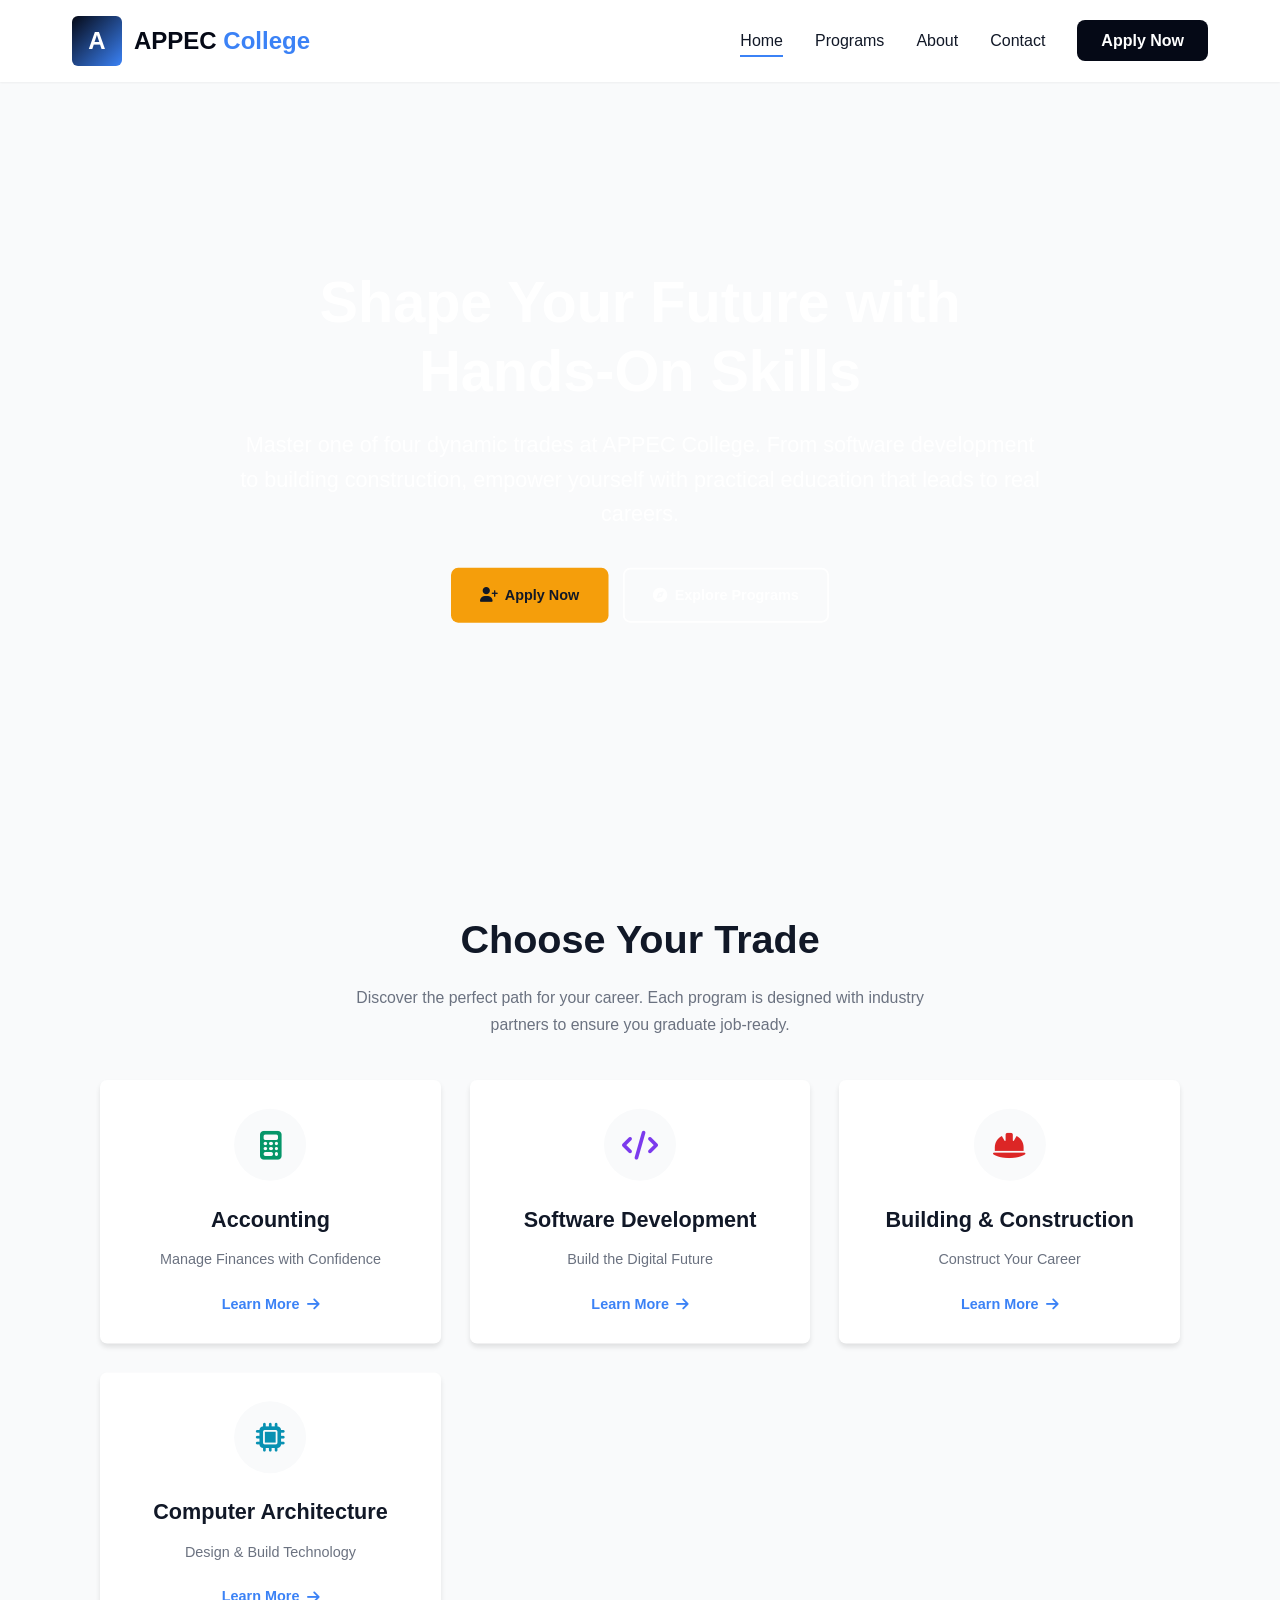
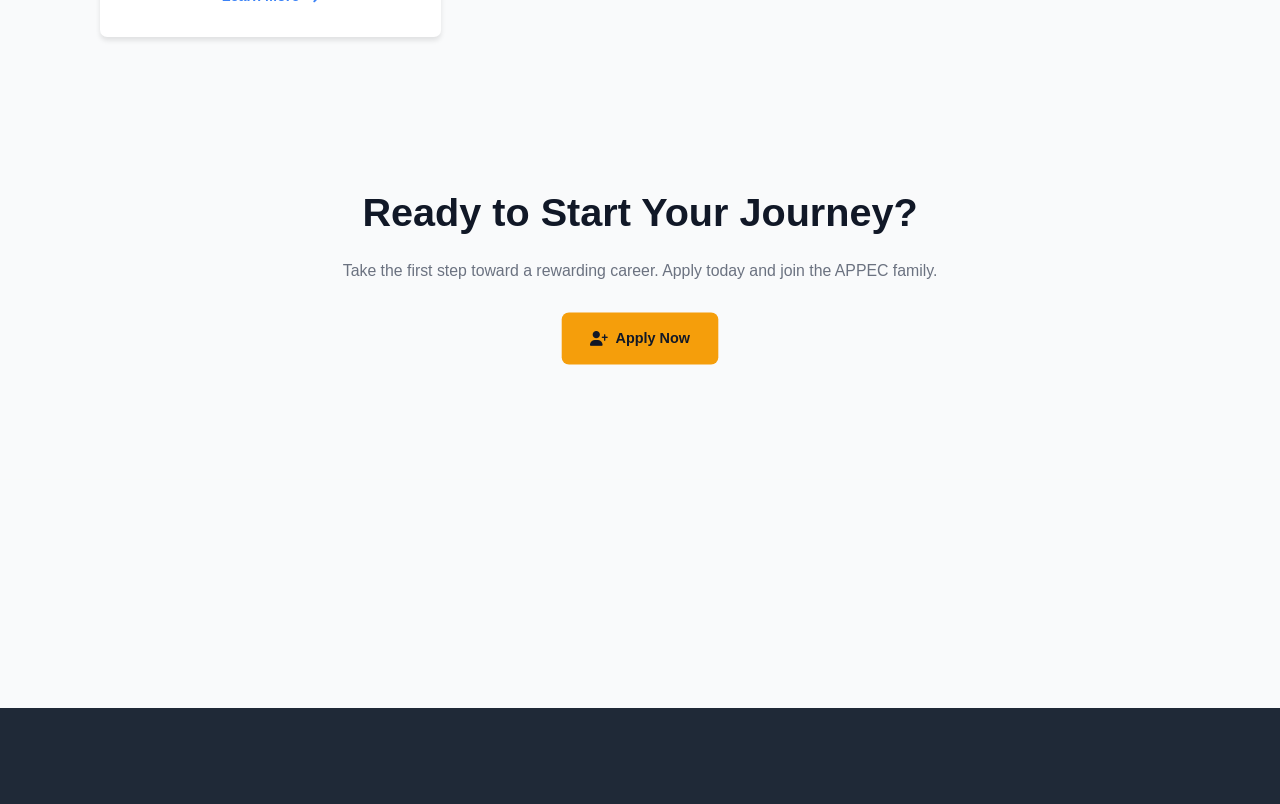
<file: index.html>
<!DOCTYPE html>
<html lang="en">
<head>
    <meta charset="UTF-8">
    <meta name="viewport" content="width=device-width, initial-scale=1.0">
    
    <!-- Google site verification -->
    <meta name="google-site-verification" content="9lxKVx0MfpPqxAU8uIKnA7xvELRFJOpzQkMrcrj-Zxc" />
    
    <!-- Google Analytics (keep only one ID) -->
    <script async src="https://www.googletagmanager.com/gtag/js?id=G-CXWZYNBYG0"></script>
    <script>
      window.dataLayer = window.dataLayer || [];
      function gtag(){dataLayer.push(arguments);}
      gtag('js', new Date());
      gtag('config', 'G-CXWZYNBYG0');
    </script>

    <!-- Privacy-friendly analytics by Plausible -->
    <script async src="https://plausible.io/js/pa-4NdLG_TSGXwMEFVrfEos1.js"></script>
    <script>
      window.plausible = window.plausible || function(){(plausible.q=plausible.q||[]).push(arguments)};
      plausible.init = plausible.init || function(i){plausible.o = i || {}};
      plausible.init()
    </script>
    
    <!-- SEO -->
    <meta name="description" content="College APPEC system for managing courses and students efficiently.">
    
    <!-- Sitemap -->
    <link rel="sitemap" href="sitemap.xml">

    <!-- Styles -->
    <link rel="stylesheet" href="style.css">
    <link rel="stylesheet" href="https://cdnjs.cloudflare.com/ajax/libs/font-awesome/6.5.1/css/all.min.css">

    <title>College APPEC TSS | Discover and Explore Knowledge</title>
</head>
<body>
    <a href="https://chatvibe-dev.itch.io/modern-chat">Download App</a>

    <!-- Navigation -->
    <nav class="navbar">
        <div class="nav-container">
            <a href="index.html" class="nav-logo">
                <div class="logo-icon">A</div>
                <span class="logo-text">APPEC <span>College</span></span>
            </a>
            <ul class="nav-menu">
                <li><a href="index.html" class="nav-link active">Home</a></li>
                <li><a href="programs.html" class="nav-link">Programs</a></li>
                <li><a href="about.html" class="nav-link">About</a></li>
                <li><a href="contact.html" class="nav-link">Contact</a></li>
                <li><a href="contact.html" class="nav-link nav-cta">Apply Now</a></li>
            </ul>
            <div class="hamburger">
                <span></span>
                <span></span>
                <span></span>
            </div>
        </div>
    </nav>

    <!-- Main Content -->
    <div class="main-content">
        <!-- Hero Section -->
        <section class="hero">
            <div class="hero-slider">
                <div class="hero-slide" style="background-image: url('https://images.unsplash.com/photo-1554224155-8d04cb21cd6c?w=1920&q=80');"></div>
                <div class="hero-slide" style="background-image: url('https://images.unsplash.com/photo-1498050108023-c5249f4df085?w=1920&q=80');"></div>
                <div class="hero-slide" style="background-image: url('https://images.unsplash.com/photo-1504307651254-35680f356dfd?w=1920&q=80');"></div>
                <div class="hero-slide" style="background-image: url('https://images.unsplash.com/photo-1518770660439-4636190af475?w=1920&q=80');"></div>
            </div>
            <div class="hero-content">
                <h1 class="hero-title">Shape Your Future with Hands-On Skills</h1>
                <p class="hero-subtitle">Master one of four dynamic trades at APPEC College. From software development to building construction, empower yourself with practical education that leads to real careers.</p>
                <div class="hero-buttons">
                    <a href="contact.html" class="btn btn-primary"><i class="fas fa-user-plus"></i> Apply Now</a>
                    <a href="#trades" class="btn btn-secondary"><i class="fas fa-compass"></i> Explore Programs</a>
                </div>
            </div>
        </section>

        <!-- Trade Cards Section -->
        <section class="section" id="trades">
            <div class="section-header">
                <h2 class="section-title">Choose Your Trade</h2>
                <p class="section-subtitle">Discover the perfect path for your career. Each program is designed with industry partners to ensure you graduate job-ready.</p>
            </div>
            <div class="trade-cards">
                <a href="programs.html#accounting" class="trade-card accounting">
                    <div class="trade-icon"><i class="fas fa-calculator"></i></div>
                    <h3 class="trade-name">Accounting</h3>
                    <p class="trade-tagline">Manage Finances with Confidence</p>
                    <span class="trade-link">Learn More <i class="fas fa-arrow-right"></i></span>
                </a>
                <a href="programs.html#software" class="trade-card software">
                    <div class="trade-icon"><i class="fas fa-code"></i></div>
                    <h3 class="trade-name">Software Development</h3>
                    <p class="trade-tagline">Build the Digital Future</p>
                    <span class="trade-link">Learn More <i class="fas fa-arrow-right"></i></span>
                </a>
                <a href="programs.html#construction" class="trade-card construction">
                    <div class="trade-icon"><i class="fas fa-hard-hat"></i></div>
                    <h3 class="trade-name">Building & Construction</h3>
                    <p class="trade-tagline">Construct Your Career</p>
                    <span class="trade-link">Learn More <i class="fas fa-arrow-right"></i></span>
                </a>
                <a href="programs.html#architecture" class="trade-card architecture">
                    <div class="trade-icon"><i class="fas fa-microchip"></i></div>
                    <h3 class="trade-name">Computer Architecture</h3>
                    <p class="trade-tagline">Design & Build Technology</p>
                    <span class="trade-link">Learn More <i class="fas fa-arrow-right"></i></span>
                </a>
            </div>
        </section>

        <!-- Testimonials Section -->
        <!-- ... Keep same as your original ... -->

        <!-- Trade Gallery Section -->
        <!-- ... Keep same as your original ... -->

        <!-- CTA Section -->
        <section class="section" style="background: var(--light-bg);">
            <div class="section-header">
                <h2 class="section-title">Ready to Start Your Journey?</h2>
                <p class="section-subtitle">Take the first step toward a rewarding career. Apply today and join the APPEC family.</p>
                <a href="contact.html" class="btn btn-primary" style="margin-top: 2rem;"><i class="fas fa-user-plus"></i> Apply Now</a>
            </div>
        </section>
    </div>

    <!-- Footer -->
    <footer class="footer">
        <!-- ... Keep same as your original ... -->
    </footer>

    <!-- Scripts -->
    <script src="script.js" defer></script>
</body>
</html>
</file>
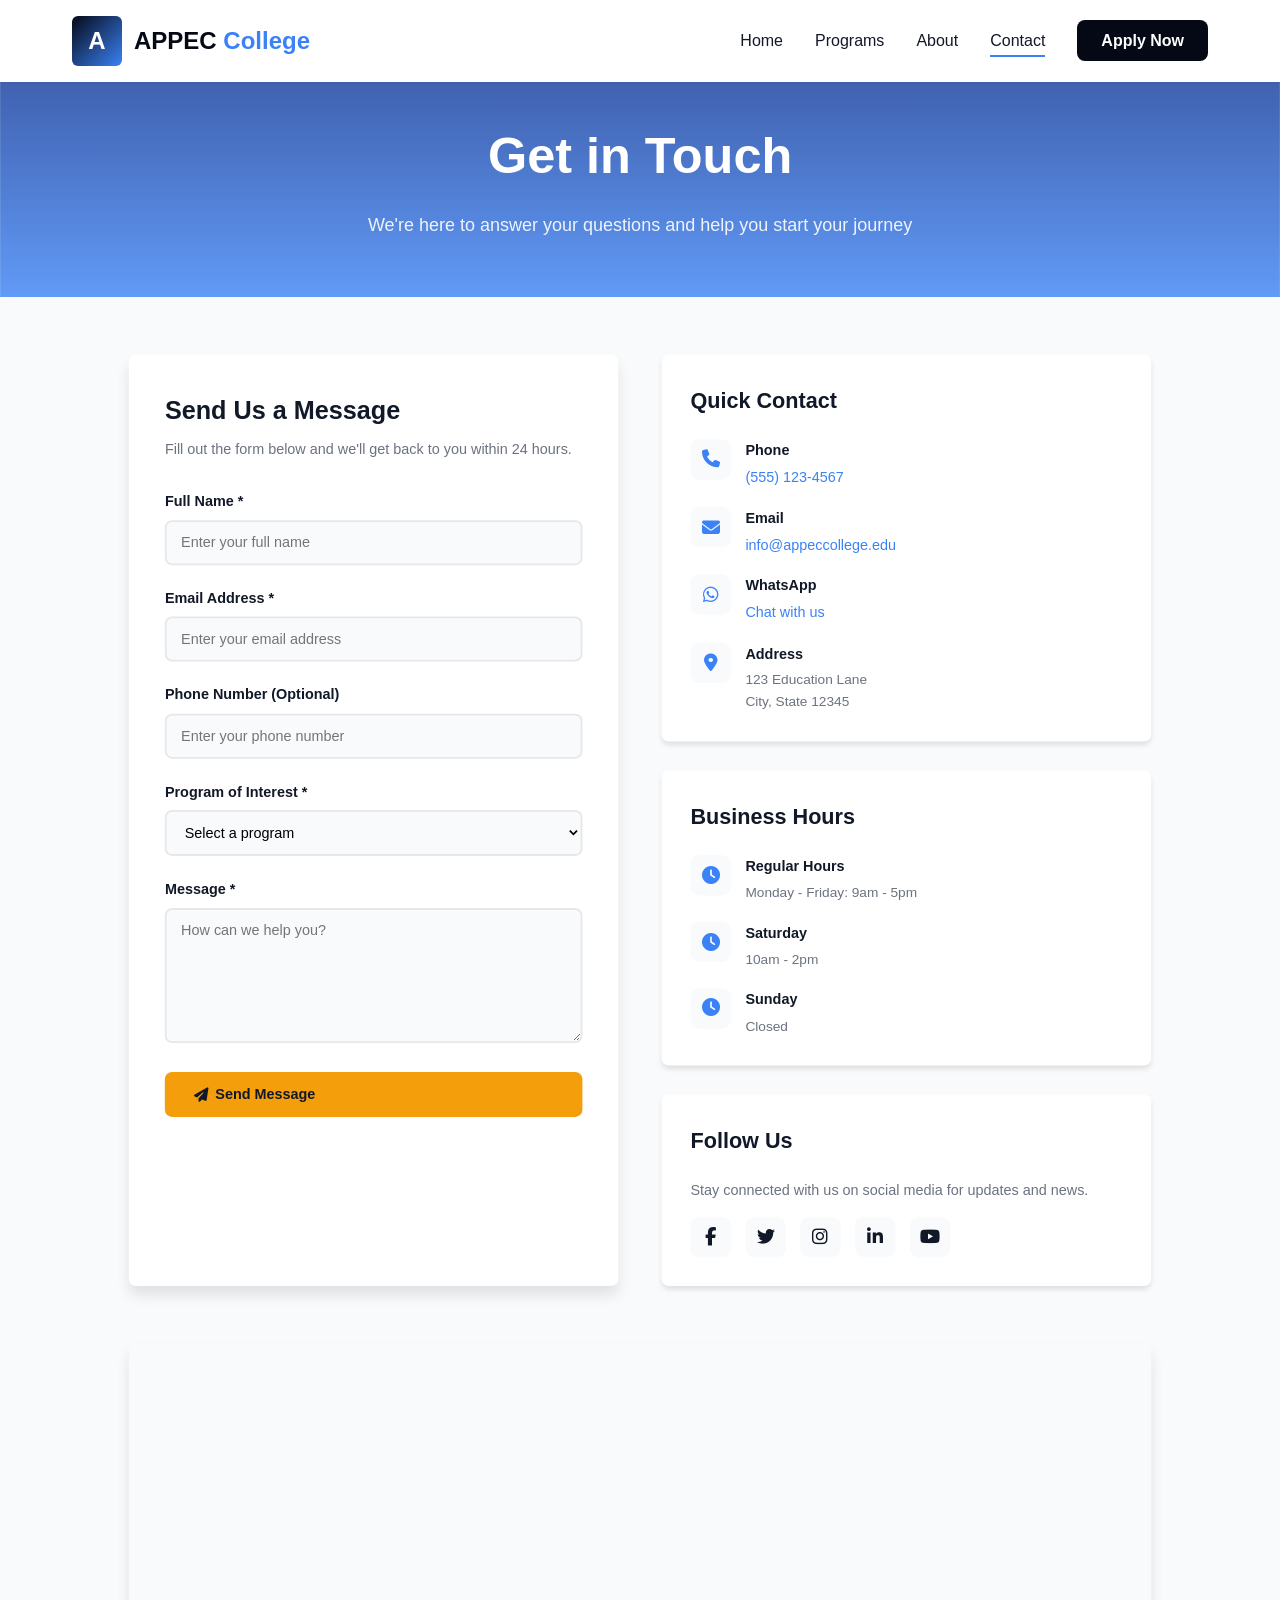
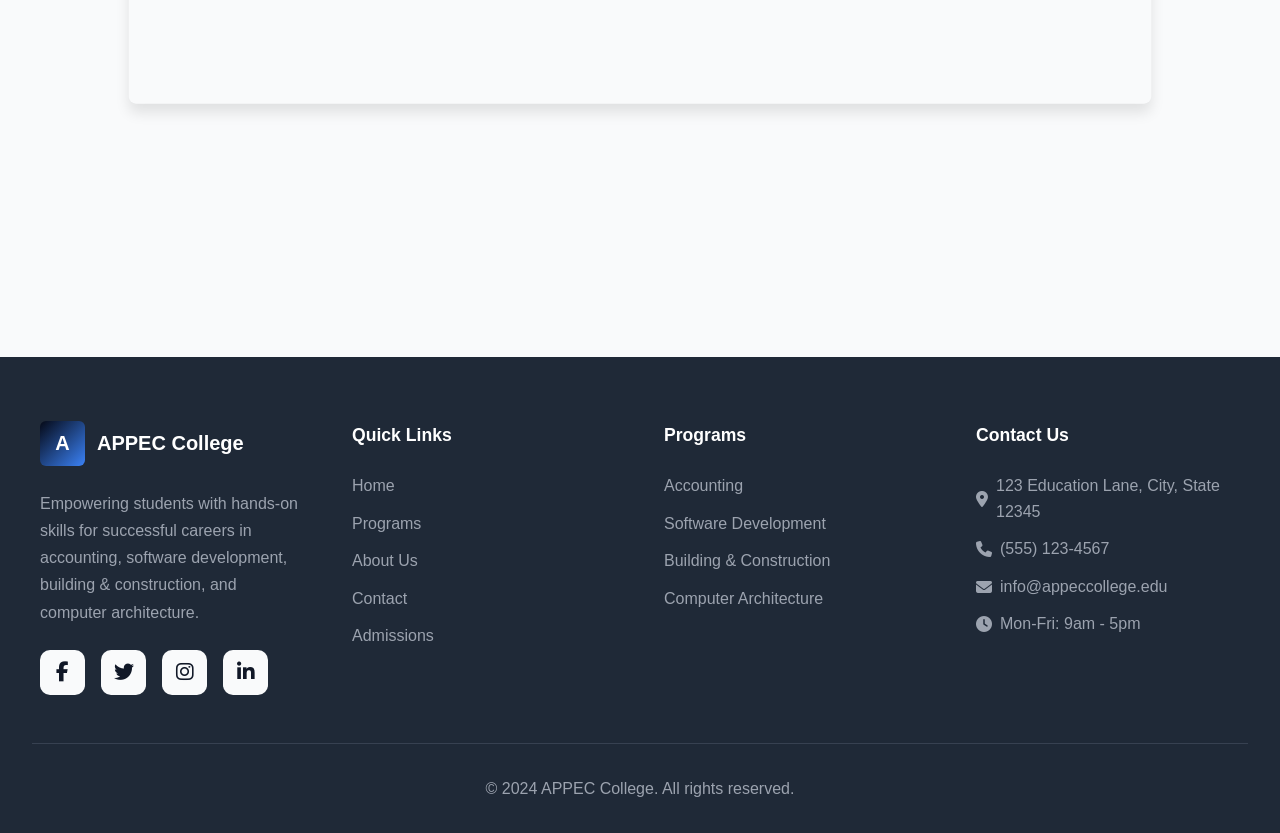
<file: contact.html>
<!DOCTYPE html>
<html lang="en">
<head>
    <meta charset="UTF-8">
    <meta name="viewport" content="width=device-width, initial-scale=1.0">
    <title>Contact Us - APPEC College</title>
    <link rel="stylesheet" href="style.css">
    <link rel="stylesheet" href="https://cdnjs.cloudflare.com/ajax/libs/font-awesome/6.5.1/css/all.min.css">
     <!-- Google tag (gtag.js) -->
<script async src="https://www.googletagmanager.com/gtag/js?id=G-BMRPFJRWQG"></script>
    <!-- Google tag (gtag.js) -->
<script async src="https://www.googletagmanager.com/gtag/js?id=G-CXWZYNBYG0"></script>
    <!-- Privacy-friendly analytics by Plausible -->
<script async src="https://plausible.io/js/pa-4NdLG_TSGXwMEFVrfEos1.js"></script>
<script>
  window.plausible=window.plausible||function(){(plausible.q=plausible.q||[]).push(arguments)},plausible.init=plausible.init||function(i){plausible.o=i||{}};
  plausible.init()
</script>

</head>
<body>
    <!-- Navigation -->
    <nav class="navbar">
        <div class="nav-container">
            <a href="index.html" class="nav-logo">
                <div class="logo-icon">A</div>
                <span class="logo-text">APPEC <span>College</span></span>
            </a>
            <ul class="nav-menu">
                <li><a href="index.html" class="nav-link">Home</a></li>
                <li><a href="programs.html" class="nav-link">Programs</a></li>
                <li><a href="about.html" class="nav-link">About</a></li>
                <li><a href="contact.html" class="nav-link active">Contact</a></li>
                <li><a href="contact.html" class="nav-link nav-cta">Apply Now</a></li>
            </ul>
            <div class="hamburger">
                <span></span>
                <span></span>
                <span></span>
            </div>
        </div>
    </nav>

    <!-- Main Content -->
    <div class="main-content">
    <!-- Page Header -->
    <header class="page-header">
        <h1>Get in Touch</h1>
        <p>We're here to answer your questions and help you start your journey</p>
    </header>

    <!-- Contact Section -->
    <section class="contact-section">
        <!-- Contact Form -->
        <div class="contact-form-wrapper">
            <h2>Send Us a Message</h2>
            <p>Fill out the form below and we'll get back to you within 24 hours.</p>
            
            <div class="form-success" id="formSuccess">
                <i class="fas fa-check-circle"></i>
                Thank you for your message! We'll be in touch soon.
            </div>

            <form id="contactForm">
                <div class="form-group">
                    <label for="name">Full Name *</label>
                    <input type="text" id="name" name="name" placeholder="Enter your full name" required>
                    <span class="error-message">Please enter your name</span>
                </div>

                <div class="form-group">
                    <label for="email">Email Address *</label>
                    <input type="email" id="email" name="email" placeholder="Enter your email address" required>
                    <span class="error-message">Please enter a valid email address</span>
                </div>

                <div class="form-group">
                    <label for="phone">Phone Number (Optional)</label>
                    <input type="tel" id="phone" name="phone" placeholder="Enter your phone number">
                </div>

                <div class="form-group">
                    <label for="program">Program of Interest *</label>
                    <select id="program" name="program" required>
                        <option value="">Select a program</option>
                        <option value="accounting">Accounting</option>
                        <option value="software">Software Development</option>
                        <option value="construction">Building & Construction</option>
                        <option value="architecture">Computer Architecture</option>
                        <option value="general">General Inquiry</option>
                    </select>
                    <span class="error-message">Please select a program</span>
                </div>

                <div class="form-group">
                    <label for="message">Message *</label>
                    <textarea id="message" name="message" placeholder="How can we help you?" required></textarea>
                    <span class="error-message">Please enter your message</span>
                </div>

                <button type="submit" class="btn btn-primary" style="width: 100%;">
                    <i class="fas fa-paper-plane"></i> Send Message
                </button>
            </form>
        </div>

        <!-- Contact Info -->
        <div class="contact-info">
            <!-- Quick Contact -->
            <div class="contact-card">
                <h3>Quick Contact</h3>
                <div class="contact-items">
                    <div class="contact-item">
                        <div class="contact-icon">
                            <i class="fas fa-phone"></i>
                        </div>
                        <div class="contact-details">
                            <h4>Phone</h4>
                            <a href="tel:+15551234567">(555) 123-4567</a>
                        </div>
                    </div>
                    <div class="contact-item">
                        <div class="contact-icon">
                            <i class="fas fa-envelope"></i>
                        </div>
                        <div class="contact-details">
                            <h4>Email</h4>
                            <a href="mailto:info@appeccollege.edu">info@appeccollege.edu</a>
                        </div>
                    </div>
                    <div class="contact-item">
                        <div class="contact-icon">
                            <i class="fab fa-whatsapp"></i>
                        </div>
                        <div class="contact-details">
                            <h4>WhatsApp</h4>
                            <a href="https://wa.me/15551234567" target="_blank">Chat with us</a>
                        </div>
                    </div>
                    <div class="contact-item">
                        <div class="contact-icon">
                            <i class="fas fa-map-marker-alt"></i>
                        </div>
                        <div class="contact-details">
                            <h4>Address</h4>
                            <p>123 Education Lane<br>City, State 12345</p>
                        </div>
                    </div>
                </div>
            </div>

            <!-- Business Hours -->
            <div class="contact-card">
                <h3>Business Hours</h3>
                <div class="contact-items">
                    <div class="contact-item">
                        <div class="contact-icon">
                            <i class="fas fa-clock"></i>
                        </div>
                        <div class="contact-details">
                            <h4>Regular Hours</h4>
                            <p>Monday - Friday: 9am - 5pm</p>
                        </div>
                    </div>
                    <div class="contact-item">
                        <div class="contact-icon">
                            <i class="fas fa-clock"></i>
                        </div>
                        <div class="contact-details">
                            <h4>Saturday</h4>
                            <p>10am - 2pm</p>
                        </div>
                    </div>
                    <div class="contact-item">
                        <div class="contact-icon">
                            <i class="fas fa-clock"></i>
                        </div>
                        <div class="contact-details">
                            <h4>Sunday</h4>
                            <p>Closed</p>
                        </div>
                    </div>
                </div>
            </div>

            <!-- Social Media -->
            <div class="contact-card">
                <h3>Follow Us</h3>
                <p style="color: var(--text-light); margin-bottom: 1rem;">Stay connected with us on social media for updates and news.</p>
                <div class="social-links">
                    <a href="#" class="social-link"><i class="fab fa-facebook-f"></i></a>
                    <a href="#" class="social-link"><i class="fab fa-twitter"></i></a>
                    <a href="#" class="social-link"><i class="fab fa-instagram"></i></a>
                    <a href="#" class="social-link"><i class="fab fa-linkedin-in"></i></a>
                    <a href="#" class="social-link"><i class="fab fa-youtube"></i></a>
                </div>
            </div>
        </div>
    </section>

    <!-- Map Section -->
    <section class="map-section">
        <div class="map-container">
            <iframe 
                src="https://www.google.com/maps/embed?pb=!1m18!1m12!1m3!1d3022.1!2d-73.98!3d40.75!2m3!1f0!2f0!3f0!3m2!1i1024!2i768!4f13.1!3m3!1m2!1s0x0%3A0x0!2zNDDCsDQ1JzAwLjAiTiA3M8KwNTgnNDguMCJX!5e0!3m2!1sen!2sus!4v1234567890" 
                allowfullscreen="" 
                loading="lazy" 
                referrerpolicy="no-referrer-when-downgrade"
                title="APPEC College Location">
            </iframe>
        </div>
    </section>
    </div>

    <!-- Footer -->
    <footer class="footer">
        <div class="footer-content">
            <div class="footer-about">
                <div class="footer-logo">
                    <div class="logo-icon">A</div>
                    <span class="logo-text">APPEC College</span>
                </div>
                <p>Empowering students with hands-on skills for successful careers in accounting, software development, building & construction, and computer architecture.</p>
                <div class="social-links">
                    <a href="#" class="social-link"><i class="fab fa-facebook-f"></i></a>
                    <a href="#" class="social-link"><i class="fab fa-twitter"></i></a>
                    <a href="#" class="social-link"><i class="fab fa-instagram"></i></a>
                    <a href="#" class="social-link"><i class="fab fa-linkedin-in"></i></a>
                </div>
            </div>
            <div class="footer-links">
                <h4>Quick Links</h4>
                <ul>
                    <li><a href="index.html">Home</a></li>
                    <li><a href="programs.html">Programs</a></li>
                    <li><a href="about.html">About Us</a></li>
                    <li><a href="contact.html">Contact</a></li>
                    <li><a href="contact.html">Admissions</a></li>
                </ul>
            </div>
            <div class="footer-links">
                <h4>Programs</h4>
                <ul>
                    <li><a href="programs.html#accounting">Accounting</a></li>
                    <li><a href="programs.html#software">Software Development</a></li>
                    <li><a href="programs.html#construction">Building & Construction</a></li>
                    <li><a href="programs.html#architecture">Computer Architecture</a></li>
                </ul>
            </div>
            <div class="footer-contact">
                <h4>Contact Us</h4>
                <p><i class="fas fa-map-marker-alt"></i> 123 Education Lane, City, State 12345</p>
                <p><i class="fas fa-phone"></i> (555) 123-4567</p>
                <p><i class="fas fa-envelope"></i> info@appeccollege.edu</p>
                <p><i class="fas fa-clock"></i> Mon-Fri: 9am - 5pm</p>
            </div>
        </div>
        <div class="footer-bottom">
            <p>&copy; 2024 APPEC College. All rights reserved.</p>
        </div>
    </footer>

    <script src="script.js"></script>
</body>
</html>
</file>
<file: style.css>
/* ========================================
   APPEC College - Global Styles
   ======================================== */

/* CSS Variables */
:root {
    --primary-color: #050916;
    --secondary-color: #3b82f6;
    --accent-color: #f59e0b;
    --success-color: #10b981;
    --danger-color: #ef4444;
    --dark-bg: #1f2937;
    --light-bg: #f9fafb;
    --white: #ffffff;
    --text-dark: #111827;
    --text-light: #6b7280;
    --border-color: #e5e7eb;
    --shadow-sm: 0 1px 2px rgba(0, 0, 0, 0.05);
    --shadow-md: 0 4px 6px rgba(0, 0, 0, 0.1);
    --shadow-lg: 0 10px 15px rgba(0, 0, 0, 0.1);
    --shadow-xl: 0 20px 25px rgba(0, 0, 0, 0.15);
    --transition: all 0.3s ease;
    --font-primary: 'Segoe UI', Tahoma, Geneva, Verdana, sans-serif;
    --max-width: 1200px;
}

/* Reset & Base */
* {
    margin: 0;
    padding: 0;
    box-sizing: border-box;
}

html {
    scroll-behavior: smooth;
}

/* Main content wrapper for scaling */
.main-content {
    transform: scale(0.9);
    transform-origin: top center;
    width: 111.11%; /* Inverse of 0.9 to fill the container */
    margin-left: -5.555%; /* Center the scaled content */
}

body {
    font-family: var(--font-primary);
    line-height: 1.6;
    color: var(--text-dark);
    background-color: var(--light-bg);
    overflow-x: hidden;
}

a {
    text-decoration: none;
    color: inherit;
    transition: var(--transition);
}

ul {
    list-style: none;
}

img {
    max-width: 100%;
    height: auto;
    display: block;
}

button, input, textarea, select {
    font-family: inherit;
    font-size: inherit;
}

/* ========================================
   Navigation
   ======================================== */
.navbar {
    position: fixed;
    top: 0;
    left: 0;
    right: 0;
    z-index: 1000;
    background: var(--white);
    box-shadow: var(--shadow-sm);
    transition: var(--transition);
}

.navbar.scrolled {
    box-shadow: var(--shadow-lg);
}

.nav-container {
    max-width: var(--max-width);
    margin: 0 auto;
    padding: 1rem 2rem;
    display: flex;
    justify-content: space-between;
    align-items: center;
}

.nav-logo {
    display: flex;
    align-items: center;
    gap: 0.75rem;
}

.logo-icon {
    width: 50px;
    height: 50px;
    background: linear-gradient(135deg, var(--primary-color), var(--secondary-color));
    border-radius: 6px;
    display: flex;
    align-items: center;
    justify-content: center;
    color: var(--white);
    font-weight: bold;
    font-size: 1.5rem;
}

.logo-text {
    font-size: 1.5rem;
    font-weight: 700;
    color: var(--primary-color);
}

.logo-text span {
    color: var(--secondary-color);
}

.nav-menu {
    display: flex;
    align-items: center;
    gap: 2rem;
}

.nav-link {
    font-weight: 500;
    color: var(--text-dark);
    position: relative;
    padding: 0.5rem 0;
}

.nav-link::after {
    content: '';
    position: absolute;
    bottom: 0;
    left: 0;
    width: 0;
    height: 2px;
    background: var(--secondary-color);
    transition: var(--transition);
}

.nav-link:hover::after,
.nav-link.active::after {
    width: 100%;
}

.nav-link:hover {
    color: var(--secondary-color);
}

.nav-cta {
    background: var(--primary-color);
    color: var(--white) !important;
    padding: 0.75rem 1.5rem;
    border-radius: 8px;
    font-weight: 600;
}

.nav-cta:hover {
    background: var(--secondary-color);
    transform: translateY(-2px);
}

.nav-cta::after {
    display: none;
}

/* Hamburger Menu */
.hamburger {
    display: none;
    flex-direction: column;
    gap: 5px;
    cursor: pointer;
    padding: 10px;
    z-index: 1001;
}

.hamburger span {
    width: 25px;
    height: 3px;
    background: var(--text-dark);
    border-radius: 3px;
    transition: var(--transition);
}

.hamburger.active span:nth-child(1) {
    transform: rotate(45deg) translate(5px, 5px);
}

.hamburger.active span:nth-child(2) {
    opacity: 0;
}

.hamburger.active span:nth-child(3) {
    transform: rotate(-45deg) translate(5px, -5px);
}

/* ========================================
   Hero Section
   ======================================== */
.hero {
    min-height: 100vh;
    position: relative;
    display: flex;
    align-items: center;
    justify-content: center;
    text-align: center;
    padding: 6rem 2rem 4rem;
    overflow: hidden;
}

/* Hero Background Slider */
.hero-slider {
    position: absolute;
    top: 0;
    left: 0;
    width: 100%;
    height: 100%;
    z-index: -1;
}

.hero-slide {
    position: absolute;
    top: 0;
    left: 0;
    width: 100%;
    height: 100%;
    background-size: cover;
    background-position: center;
    opacity: 0;
    animation: slideChange 12s infinite;
}

.hero-slide:nth-child(1) {
    animation-delay: 0s;
}

.hero-slide:nth-child(2) {
    animation-delay: 3s;
}

.hero-slide:nth-child(3) {
    animation-delay: 6s;
}

.hero-slide:nth-child(4) {
    animation-delay: 9s;
}

.hero-slide::after {
    content: '';
    position: absolute;
    top: 0;
    left: 0;
    width: 100%;
    height: 100%;
    background: linear-gradient(rgba(30, 58, 138, 0.85), rgba(59, 130, 246, 0.75));
}

@keyframes slideChange {
    0%, 25% {
        opacity: 1;
    }
    30%, 100% {
        opacity: 0;
    }
}

.hero-content {
    max-width: 900px;
    color: var(--white);
}

.hero-title {
    font-size: clamp(2.5rem, 5vw, 4rem);
    font-weight: 800;
    margin-bottom: 1.5rem;
    line-height: 1.2;
    animation: fadeInUp 0.8s ease;
}

.hero-subtitle {
    font-size: clamp(1.1rem, 2vw, 1.5rem);
    margin-bottom: 2.5rem;
    opacity: 0.95;
    animation: fadeInUp 0.8s ease 0.2s both;
}

.hero-buttons {
    display: flex;
    gap: 1rem;
    justify-content: center;
    flex-wrap: wrap;
    animation: fadeInUp 0.8s ease 0.4s both;
}

.btn {
    display: inline-flex;
    align-items: center;
    gap: 0.5rem;
    padding: 1rem 2rem;
    border-radius: 8px;
    font-weight: 600;
    font-size: 1rem;
    cursor: pointer;
    border: none;
    transition: var(--transition);
}

.btn-primary {
    background: var(--accent-color);
    color: var(--text-dark);
}

.btn-primary:hover {
    background: #d97706;
    transform: translateY(-3px);
    box-shadow: var(--shadow-lg);
}

.btn-secondary {
    background: transparent;
    color: var(--white);
    border: 2px solid var(--white);
}

.btn-secondary:hover {
    background: var(--white);
    color: var(--primary-color);
    transform: translateY(-3px);
}

/* ========================================
   Animations
   ======================================== */
@keyframes fadeInUp {
    from {
        opacity: 0;
        transform: translateY(30px);
    }
    to {
        opacity: 1;
        transform: translateY(0);
    }
}

@keyframes fadeIn {
    from {
        opacity: 0;
    }
    to {
        opacity: 1;
    }
}

@keyframes scaleIn {
    from {
        opacity: 0;
        transform: scale(0.8);
    }
    to {
        opacity: 1;
        transform: scale(1);
    }
}

@keyframes float {
    0%, 100% {
        transform: translateY(0);
    }
    50% {
        transform: translateY(-10px);
    }
}

@keyframes pulse {
    0%, 100% {
        transform: scale(1);
    }
    50% {
        transform: scale(1.05);
    }
}

@keyframes shimmer {
    0% {
        background-position: -200% 0;
    }
    100% {
        background-position: 200% 0;
    }
}

/* Image hover animation */
.img-hover-zoom {
    overflow: hidden;
}

.img-hover-zoom img {
    transition: transform 0.5s ease;
}

.img-hover-zoom:hover img {
    transform: scale(1.1);
}

/* Image entrance animation */
.img-animate {
    animation: scaleIn 0.6s ease forwards;
    opacity: 0;
}

.img-animate-delay-1 {
    animation-delay: 0.2s;
}

.img-animate-delay-2 {
    animation-delay: 0.4s;
}

.img-animate-delay-3 {
    animation-delay: 0.6s;
}

.img-animate-delay-4 {
    animation-delay: 0.8s;
}

/* Author image animation */
.author-image {
    transition: var(--transition);
}

.author-image:hover {
    transform: scale(1.1);
    box-shadow: 0 8px 20px rgba(0, 0, 0, 0.2);
}

/* Trade card image animation */
.trade-icon {
    transition: var(--transition);
}

.trade-card:hover .trade-icon {
    animation: pulse 0.5s ease;
}

/* Hero content animation */
.hero-content {
    animation: fadeInUp 0.8s ease;
}

/* Section animations */
.section-header {
    animation: fadeInUp 0.6s ease;
}

.trade-card {
    animation: fadeInUp 0.6s ease backwards;
}

.trade-card:nth-child(1) { animation-delay: 0.1s; }
.trade-card:nth-child(2) { animation-delay: 0.2s; }
.trade-card:nth-child(3) { animation-delay: 0.3s; }
.trade-card:nth-child(4) { animation-delay: 0.4s; }

/* Testimonial image animation */
.testimonial-card {
    animation: fadeIn 0.6s ease;
}

.author-image {
    animation: scaleIn 0.5s ease backwards;
}

/* Stats animation */
.stat-item {
    animation: fadeInUp 0.6s ease backwards;
}

.stat-item:nth-child(1) { animation-delay: 0.1s; }
.stat-item:nth-child(2) { animation-delay: 0.2s; }
.stat-item:nth-child(3) { animation-delay: 0.3s; }
.stat-item:nth-child(4) { animation-delay: 0.4s; }

/* ========================================
   Trade Cards
   ======================================== */
.section {
    padding: 5rem 2rem;
}

.section-header {
    text-align: center;
    max-width: 700px;
    margin: 0 auto 3rem;
}

.section-title {
    font-size: clamp(2rem, 4vw, 2.75rem);
    color: var(--text-dark);
    margin-bottom: 1rem;
}

.section-subtitle {
    color: var(--text-light);
    font-size: 1.1rem;
}

.trade-cards {
    max-width: var(--max-width);
    margin: 0 auto;
    display: grid;
    grid-template-columns: repeat(auto-fit, minmax(280px, 1fr));
    gap: 2rem;
}

.trade-card {
    background: var(--white);
    border-radius: 8px;
    padding: 2rem;
    text-align: center;
    box-shadow: var(--shadow-md);
    transition: var(--transition);
    cursor: pointer;
    position: relative;
    overflow: hidden;
}

.trade-card::before {
    content: '';
    position: absolute;
    top: 0;
    left: 0;
    right: 0;
    height: 4px;
    background: linear-gradient(90deg, var(--primary-color), var(--secondary-color));
    transform: scaleX(0);
    transition: var(--transition);
}

.trade-card:hover {
    transform: translateY(-10px) scale(1.02);
    box-shadow: var(--shadow-xl);
}

.trade-card:hover::before {
    transform: scaleX(1);
}

.trade-icon {
    width: 80px;
    height: 80px;
    margin: 0 auto 1.5rem;
    background: var(--light-bg);
    border-radius: 50%;
    display: flex;
    align-items: center;
    justify-content: center;
    font-size: 2rem;
    transition: var(--transition);
}

.trade-card:hover .trade-icon {
    background: var(--primary-color);
    color: var(--white);
}

.trade-card.accounting .trade-icon { color: #059669; }
.trade-card.software .trade-icon { color: #7c3aed; }
.trade-card.construction .trade-icon { color: #dc2626; }
.trade-card.architecture .trade-icon { color: #0891b2; }

.trade-card:hover .trade-icon {
    background: var(--primary-color);
    color: var(--white) !important;
}

.trade-name {
    font-size: 1.5rem;
    font-weight: 700;
    margin-bottom: 0.75rem;
    color: var(--text-dark);
}

.trade-tagline {
    color: var(--text-light);
    margin-bottom: 1.5rem;
}

.trade-link {
    color: var(--secondary-color);
    font-weight: 600;
    display: inline-flex;
    align-items: center;
    gap: 0.5rem;
}

.trade-link:hover {
    gap: 0.75rem;
}

/* ========================================
   Testimonials
   ======================================== */
.testimonials {
    background: var(--white);
}

.testimonial-slider {
    max-width: 900px;
    margin: 0 auto;
    position: relative;
    overflow: hidden;
}

.testimonial-track {
    display: flex;
    transition: transform 0.5s ease;
}

.testimonial-card {
    min-width: 100%;
    padding: 3rem;
    text-align: center;
}

.testimonial-content {
    background: var(--light-bg);
    border-radius: 8px;
    padding: 2.5rem;
    position: relative;
}

.testimonial-content::before {
    content: '"';
    font-size: 6rem;
    color: var(--secondary-color);
    opacity: 0.2;
    position: absolute;
    top: 0;
    left: 2rem;
    font-family: Georgia, serif;
}

.testimonial-text {
    font-size: 1.25rem;
    color: var(--text-dark);
    font-style: italic;
    margin-bottom: 1.5rem;
    position: relative;
    z-index: 1;
}

.testimonial-author {
    display: flex;
    align-items: center;
    justify-content: center;
    gap: 1rem;
}

.author-image {
    width: 60px;
    height: 60px;
    border-radius: 50%;
    object-fit: cover;
    border: 3px solid var(--secondary-color);
}

.author-info h4 {
    font-size: 1.1rem;
    color: var(--text-dark);
}

.author-info span {
    color: var(--secondary-color);
    font-size: 0.9rem;
}

.testimonial-controls {
    display: flex;
    justify-content: center;
    gap: 1rem;
    margin-top: 2rem;
}

.testimonial-dot {
    width: 12px;
    height: 12px;
    border-radius: 50%;
    background: var(--border-color);
    cursor: pointer;
    transition: var(--transition);
}

.testimonial-dot.active {
    background: var(--secondary-color);
    transform: scale(1.2);
}

/* ========================================
   Trade Gallery Section
   ======================================== */
.trade-gallery {
    background: var(--white);
}

.gallery-grid {
    max-width: var(--max-width);
    margin: 0 auto;
    display: grid;
    grid-template-columns: repeat(auto-fit, minmax(250px, 1fr));
    gap: 1.5rem;
}

.gallery-item {
    position: relative;
    border-radius: 8px;
    overflow: hidden;
    height: 250px;
    cursor: pointer;
}

.gallery-item img {
    width: 100%;
    height: 100%;
    object-fit: cover;
    transition: transform 0.5s ease;
}

.gallery-item:hover img {
    transform: scale(1.1);
}

.gallery-overlay {
    position: absolute;
    bottom: 0;
    left: 0;
    right: 0;
    background: linear-gradient(transparent, rgba(0, 0, 0, 0.8));
    padding: 1.5rem;
    color: var(--white);
    transform: translateY(100%);
    transition: transform 0.3s ease;
}

.gallery-item:hover .gallery-overlay {
    transform: translateY(0);
}

.gallery-overlay h4 {
    font-size: 1.25rem;
    margin-bottom: 0.25rem;
}

/* ========================================
   Stats Section
   ======================================== */
.stats {
    background: linear-gradient(135deg, var(--primary-color), var(--secondary-color));
    padding: 4rem 2rem;
}

.stats-grid {
    max-width: var(--max-width);
    margin: 0 auto;
    display: grid;
    grid-template-columns: repeat(auto-fit, minmax(200px, 1fr));
    gap: 2rem;
    text-align: center;
}

.stat-item {
    color: var(--white);
}

.stat-icon {
    font-size: 2.5rem;
    margin-bottom: 1rem;
    opacity: 0.9;
}

.stat-number {
    font-size: 3rem;
    font-weight: 800;
    margin-bottom: 0.5rem;
}

.stat-label {
    font-size: 1.1rem;
    opacity: 0.9;
}

/* ========================================
   Programs Page
   ======================================== */
.page-header {
    background: linear-gradient(rgba(30, 58, 138, 0.9), rgba(59, 130, 246, 0.8)),
                url('https://images.unsplash.com/photo-1517694712202-14dd9538aa97?w=1920&q=80') center/cover;
    padding: 8rem 2rem 4rem;
    text-align: center;
    color: var(--white);
}

.page-header h1 {
    font-size: clamp(2.5rem, 5vw, 3.5rem);
    margin-bottom: 1rem;
}

.page-header p {
    font-size: 1.25rem;
    opacity: 0.9;
}

.programs-section {
    max-width: var(--max-width);
    margin: 0 auto;
    padding: 4rem 2rem;
}

.program-card {
    background: var(--white);
    border-radius: 8px;
    overflow: hidden;
    box-shadow: var(--shadow-lg);
    margin-bottom: 4rem;
}

.program-card:nth-child(even) {
    direction: rtl;
}

.program-card:nth-child(even) > * {
    direction: ltr;
}

.program-header {
    display: grid;
    grid-template-columns: 1fr 1fr;
    gap: 0;
}

.program-image {
    height: 400px;
    overflow: hidden;
}

.program-image img {
    width: 100%;
    height: 100%;
    object-fit: cover;
    transition: var(--transition);
}

.program-card:hover .program-image img {
    transform: scale(1.05);
}

.program-content {
    padding: 3rem;
}

.program-title {
    display: flex;
    align-items: center;
    gap: 1rem;
    font-size: 2rem;
    margin-bottom: 1.5rem;
    color: var(--text-dark);
}

.program-icon {
    width: 60px;
    height: 60px;
    background: var(--light-bg);
    border-radius: 8px;
    display: flex;
    align-items: center;
    justify-content: center;
    font-size: 1.75rem;
}

.program-description {
    color: var(--text-light);
    margin-bottom: 2rem;
    line-height: 1.8;
}

/* Accordion */
.accordion {
    margin-bottom: 2rem;
}

.accordion-item {
    border: 1px solid var(--border-color);
    border-radius: 8px;
    margin-bottom: 0.75rem;
    overflow: hidden;
}

.accordion-header {
    background: var(--light-bg);
    padding: 1rem 1.5rem;
    cursor: pointer;
    display: flex;
    justify-content: space-between;
    align-items: center;
    font-weight: 600;
    transition: var(--transition);
}

.accordion-header:hover {
    background: var(--border-color);
}

.accordion-icon {
    transition: var(--transition);
}

.accordion-item.active .accordion-icon {
    transform: rotate(180deg);
}

.accordion-content {
    max-height: 0;
    overflow: hidden;
    transition: max-height 0.3s ease;
}

.accordion-item.active .accordion-content {
    max-height: 500px;
}

.accordion-body {
    padding: 1.5rem;
}

.accordion-body ul {
    list-style: disc;
    padding-left: 1.5rem;
}

.accordion-body li {
    margin-bottom: 0.5rem;
    color: var(--text-light);
}

/* Program Highlights */
.program-highlights {
    display: flex;
    flex-wrap: wrap;
    gap: 1rem;
    margin-bottom: 2rem;
}

.highlight-item {
    display: flex;
    align-items: center;
    gap: 0.5rem;
    background: var(--light-bg);
    padding: 0.5rem 1rem;
    border-radius: 8px;
    font-size: 0.9rem;
    color: var(--text-dark);
}

.highlight-item i {
    color: var(--success-color);
}

.btn-apply {
    background: var(--primary-color);
    color: var(--white);
    padding: 1rem 2rem;
    border-radius: 8px;
    font-weight: 600;
    display: inline-flex;
    align-items: center;
    gap: 0.5rem;
    transition: var(--transition);
}

.btn-apply:hover {
    background: var(--secondary-color);
    transform: translateY(-2px);
}

/* ========================================
   About Page
   ======================================== */
.mission-vision {
    max-width: var(--max-width);
    margin: 0 auto;
    padding: 4rem 2rem;
    display: grid;
    grid-template-columns: repeat(auto-fit, minmax(300px, 1fr));
    gap: 2rem;
}

.mv-card {
    background: var(--white);
    padding: 3rem;
    border-radius: 8px;
    box-shadow: var(--shadow-md);
    text-align: center;
}

.mv-icon {
    width: 80px;
    height: 80px;
    margin: 0 auto 1.5rem;
    background: linear-gradient(135deg, var(--primary-color), var(--secondary-color));
    border-radius: 50%;
    display: flex;
    align-items: center;
    justify-content: center;
    font-size: 2rem;
    color: var(--white);
}

.mv-card h3 {
    font-size: 1.75rem;
    margin-bottom: 1rem;
    color: var(--text-dark);
}

.mv-card p {
    color: var(--text-light);
    line-height: 1.8;
}

/* Timeline */
.timeline-section {
    background: var(--white);
    padding: 5rem 2rem;
}

.timeline {
    max-width: 800px;
    margin: 0 auto;
    position: relative;
}

.timeline::before {
    content: '';
    position: absolute;
    left: 50%;
    transform: translateX(-50%);
    width: 4px;
    height: 100%;
    background: var(--border-color);
}

.timeline-item {
    display: flex;
    justify-content: flex-end;
    padding-right: calc(50% + 2rem);
    margin-bottom: 3rem;
    position: relative;
}

.timeline-item:nth-child(even) {
    justify-content: flex-start;
    padding-right: 0;
    padding-left: calc(50% + 2rem);
}

.timeline-dot {
    position: absolute;
    left: 50%;
    transform: translateX(-50%);
    width: 20px;
    height: 20px;
    background: var(--secondary-color);
    border-radius: 50%;
    border: 4px solid var(--white);
    box-shadow: var(--shadow-md);
}

.timeline-content {
    background: var(--light-bg);
    padding: 1.5rem;
    border-radius: 8px;
    max-width: 350px;
    box-shadow: var(--shadow-sm);
}

.timeline-year {
    font-size: 1.25rem;
    font-weight: 700;
    color: var(--secondary-color);
    margin-bottom: 0.5rem;
}

.timeline-content h4 {
    margin-bottom: 0.5rem;
    color: var(--text-dark);
}

.timeline-content p {
    color: var(--text-light);
    font-size: 0.95rem;
}

/* Team */
.team-section {
    max-width: var(--max-width);
    margin: 0 auto;
    padding: 5rem 2rem;
}

.team-grid {
    display: grid;
    grid-template-columns: repeat(auto-fit, minmax(250px, 1fr));
    gap: 2rem;
}

.team-card {
    background: var(--white);
    border-radius: 8px;
    overflow: hidden;
    box-shadow: var(--shadow-md);
    transition: var(--transition);
}

.team-card:hover {
    transform: translateY(-10px);
    box-shadow: var(--shadow-xl);
}

.team-image {
    height: 300px;
    overflow: hidden;
}

.team-image img {
    width: 100%;
    height: 100%;
    object-fit: cover;
    transition: var(--transition);
}

.team-card:hover .team-image img {
    transform: scale(1.05);
}

.team-info {
    padding: 1.5rem;
    text-align: center;
}

.team-info h4 {
    font-size: 1.25rem;
    margin-bottom: 0.25rem;
}

.team-role {
    color: var(--secondary-color);
    font-weight: 600;
    margin-bottom: 0.75rem;
}

.team-bio {
    color: var(--text-light);
    font-size: 0.9rem;
    margin-bottom: 1rem;
}

.team-social {
    display: flex;
    justify-content: center;
    gap: 1rem;
    opacity: 0;
    transform: translateY(10px);
    transition: var(--transition);
}

.team-card:hover .team-social {
    opacity: 1;
    transform: translateY(0);
}

.team-social a {
    width: 36px;
    height: 36px;
    background: var(--light-bg);
    border-radius: 50%;
    display: flex;
    align-items: center;
    justify-content: center;
    color: var(--text-dark);
    transition: var(--transition);
}

.team-social a:hover {
    background: var(--secondary-color);
    color: var(--white);
}

/* Facilities */
.facilities-section {
    background: var(--white);
    padding: 5rem 2rem;
}

.facilities-grid {
    max-width: var(--max-width);
    margin: 0 auto;
    display: grid;
    grid-template-columns: repeat(auto-fit, minmax(300px, 1fr));
    gap: 1.5rem;
}

.facility-card {
    position: relative;
    border-radius: 8px;
    overflow: hidden;
    height: 250px;
}

.facility-card img {
    width: 100%;
    height: 100%;
    object-fit: cover;
    transition: var(--transition);
}

.facility-card:hover img {
    transform: scale(1.1);
}

.facility-overlay {
    position: absolute;
    bottom: 0;
    left: 0;
    right: 0;
    background: linear-gradient(transparent, rgba(0, 0, 0, 0.8));
    padding: 1.5rem;
    color: var(--white);
}

.facility-overlay h4 {
    font-size: 1.25rem;
    margin-bottom: 0.25rem;
}

.facility-overlay p {
    opacity: 0.8;
    font-size: 0.9rem;
}

/* Why Choose Us */
.why-choose {
    max-width: var(--max-width);
    margin: 0 auto;
    padding: 5rem 2rem;
}

.why-grid {
    display: grid;
    grid-template-columns: repeat(auto-fit, minmax(280px, 1fr));
    gap: 2rem;
}

.why-card {
    background: var(--white);
    padding: 2rem;
    border-radius: 8px;
    box-shadow: var(--shadow-md);
    display: flex;
    gap: 1rem;
    transition: var(--transition);
}

.why-card:hover {
    transform: translateY(-5px);
    box-shadow: var(--shadow-lg);
}

.why-icon {
    width: 50px;
    height: 50px;
    background: var(--light-bg);
    border-radius: 10px;
    display: flex;
    align-items: center;
    justify-content: center;
    font-size: 1.5rem;
    color: var(--secondary-color);
    flex-shrink: 0;
}

.why-content h4 {
    margin-bottom: 0.5rem;
    color: var(--text-dark);
}

.why-content p {
    color: var(--text-light);
    font-size: 0.95rem;
}

/* ========================================
   Contact Page
   ======================================== */
.contact-section {
    max-width: var(--max-width);
    margin: 0 auto;
    padding: 4rem 2rem;
    display: grid;
    grid-template-columns: 1fr 1fr;
    gap: 3rem;
}

.contact-form-wrapper {
    background: var(--white);
    padding: 2.5rem;
    border-radius: 8px;
    box-shadow: var(--shadow-lg);
}

.contact-form-wrapper h2 {
    font-size: 1.75rem;
    margin-bottom: 0.5rem;
    color: var(--text-dark);
}

.contact-form-wrapper > p {
    color: var(--text-light);
    margin-bottom: 2rem;
}

.form-group {
    margin-bottom: 1.5rem;
}

.form-group label {
    display: block;
    margin-bottom: 0.5rem;
    font-weight: 600;
    color: var(--text-dark);
}

.form-group input,
.form-group select,
.form-group textarea {
    width: 100%;
    padding: 0.875rem 1rem;
    border: 2px solid var(--border-color);
    border-radius: 8px;
    transition: var(--transition);
    background: var(--light-bg);
}

.form-group input:focus,
.form-group select:focus,
.form-group textarea:focus {
    outline: none;
    border-color: var(--secondary-color);
    background: var(--white);
}

.form-group textarea {
    min-height: 150px;
    resize: vertical;
}

.form-group.error input,
.form-group.error select,
.form-group.error textarea {
    border-color: var(--danger-color);
}

.error-message {
    color: var(--danger-color);
    font-size: 0.875rem;
    margin-top: 0.25rem;
    display: none;
}

.form-group.error .error-message {
    display: block;
}

.form-success {
    background: #d1fae5;
    color: #065f46;
    padding: 1rem;
    border-radius: 8px;
    margin-bottom: 1.5rem;
    display: none;
}

.form-success.show {
    display: block;
}

/* Contact Info */
.contact-info {
    display: flex;
    flex-direction: column;
    gap: 2rem;
}

.contact-card {
    background: var(--white);
    padding: 2rem;
    border-radius: 8px;
    box-shadow: var(--shadow-md);
}

.contact-card h3 {
    font-size: 1.5rem;
    margin-bottom: 1.5rem;
    color: var(--text-dark);
}

.contact-items {
    display: flex;
    flex-direction: column;
    gap: 1.25rem;
}

.contact-item {
    display: flex;
    align-items: flex-start;
    gap: 1rem;
}

.contact-icon {
    width: 45px;
    height: 45px;
    background: var(--light-bg);
    border-radius: 10px;
    display: flex;
    align-items: center;
    justify-content: center;
    font-size: 1.25rem;
    color: var(--secondary-color);
    flex-shrink: 0;
}

.contact-details h4 {
    font-size: 1rem;
    margin-bottom: 0.25rem;
    color: var(--text-dark);
}

.contact-details p {
    color: var(--text-light);
    font-size: 0.95rem;
}

.contact-details a {
    color: var(--secondary-color);
}

.contact-details a:hover {
    text-decoration: underline;
}

/* Social Links */
.social-links {
    display: flex;
    gap: 1rem;
    margin-top: 1rem;
}

.social-link {
    width: 45px;
    height: 45px;
    background: var(--light-bg);
    border-radius: 10px;
    display: flex;
    align-items: center;
    justify-content: center;
    font-size: 1.25rem;
    color: var(--text-dark);
    transition: var(--transition);
}

.social-link:hover {
    background: var(--secondary-color);
    color: var(--white);
    transform: translateY(-3px);
}

/* Map */
.map-section {
    padding: 0 2rem 4rem;
    max-width: var(--max-width);
    margin: 0 auto;
}

.map-container {
    border-radius: 8px;
    overflow: hidden;
    box-shadow: var(--shadow-lg);
    height: 400px;
}

.map-container iframe {
    width: 100%;
    height: 100%;
    border: none;
}

/* ========================================
   Footer
   ======================================== */
.footer {
    background: var(--dark-bg);
    color: var(--white);
    padding: 4rem 2rem 2rem;
}

.footer-content {
    max-width: var(--max-width);
    margin: 0 auto;
    display: grid;
    grid-template-columns: repeat(auto-fit, minmax(250px, 1fr));
    gap: 3rem;
    margin-bottom: 3rem;
}

.footer-logo {
    display: flex;
    align-items: center;
    gap: 0.75rem;
    margin-bottom: 1.5rem;
}

.footer-logo .logo-icon {
    width: 45px;
    height: 45px;
    font-size: 1.25rem;
}

.footer-logo .logo-text {
    color: var(--white);
    font-size: 1.25rem;
}

.footer-about p {
    color: #9ca3af;
    line-height: 1.7;
    margin-bottom: 1.5rem;
}

.footer-links h4,
.footer-contact h4,
.footer-social h4 {
    font-size: 1.1rem;
    margin-bottom: 1.5rem;
    color: var(--white);
}

.footer-links ul {
    display: flex;
    flex-direction: column;
    gap: 0.75rem;
}

.footer-links a {
    color: #9ca3af;
    transition: var(--transition);
}

.footer-links a:hover {
    color: var(--white);
    padding-left: 0.5rem;
}

.footer-contact p {
    color: #9ca3af;
    margin-bottom: 0.75rem;
    display: flex;
    align-items: center;
    gap: 0.5rem;
}

.footer-social .social-links {
    margin-top: 0;
}

.footer-bottom {
    border-top: 1px solid #374151;
    padding-top: 2rem;
    text-align: center;
    color: #9ca3af;
}

/* ========================================
   Animations
   ======================================== */
@keyframes fadeInUp {
    from {
        opacity: 0;
        transform: translateY(30px);
    }
    to {
        opacity: 1;
        transform: translateY(0);
    }
}

@keyframes fadeIn {
    from { opacity: 0; }
    to { opacity: 1; }
}

@keyframes scaleIn {
    from {
        opacity: 0;
        transform: scale(0.9);
    }
    to {
        opacity: 1;
        transform: scale(1);
    }
}

.animate-on-scroll {
    opacity: 0;
    transform: translateY(30px);
    transition: opacity 0.6s ease, transform 0.6s ease;
}

.animate-on-scroll.visible {
    opacity: 1;
    transform: translateY(0);
}

/* Counter Animation */
.counter {
    display: inline-block;
}

/* ========================================
   Responsive Design
   ======================================== */
@media (max-width: 1024px) {
    .program-header {
        grid-template-columns: 1fr;
    }
    
    .program-card:nth-child(even) {
        direction: ltr;
    }
    
    .timeline::before {
        left: 20px;
    }
    
    .timeline-item,
    .timeline-item:nth-child(even) {
        padding-left: 60px;
        padding-right: 0;
        justify-content: flex-start;
    }
    
    .timeline-dot {
        left: 20px;
    }
}

@media (max-width: 768px) {
    .hamburger {
        display: flex;
    }
    
    .nav-menu {
        position: fixed;
        top: 0;
        right: -100%;
        width: 280px;
        height: 100vh;
        background: var(--white);
        flex-direction: column;
        justify-content: center;
        gap: 1.5rem;
        box-shadow: var(--shadow-xl);
        transition: var(--transition);
    }
    
    .nav-menu.active {
        right: 0;
    }
    
    .hero-title {
        font-size: 2rem;
    }
    
    .section {
        padding: 3rem 1.5rem;
    }
    
    .testimonial-card {
        padding: 1.5rem;
    }
    
    .testimonial-content {
        padding: 1.5rem;
    }
    
    .testimonial-text {
        font-size: 1rem;
    }
    
    .contact-section {
        grid-template-columns: 1fr;
    }
    
    .stats-grid {
        grid-template-columns: repeat(2, 1fr);
    }
}

@media (max-width: 480px) {
    .hero-buttons {
        flex-direction: column;
        width: 100%;
    }
    
    .btn {
        width: 100%;
        justify-content: center;
    }
    
    .stats-grid {
        grid-template-columns: 1fr;
    }
    
    .stat-number {
        font-size: 2.5rem;
    }
    
    .program-content {
        padding: 1.5rem;
    }
    
    .program-highlights {
        flex-direction: column;
    }
}
</file>
